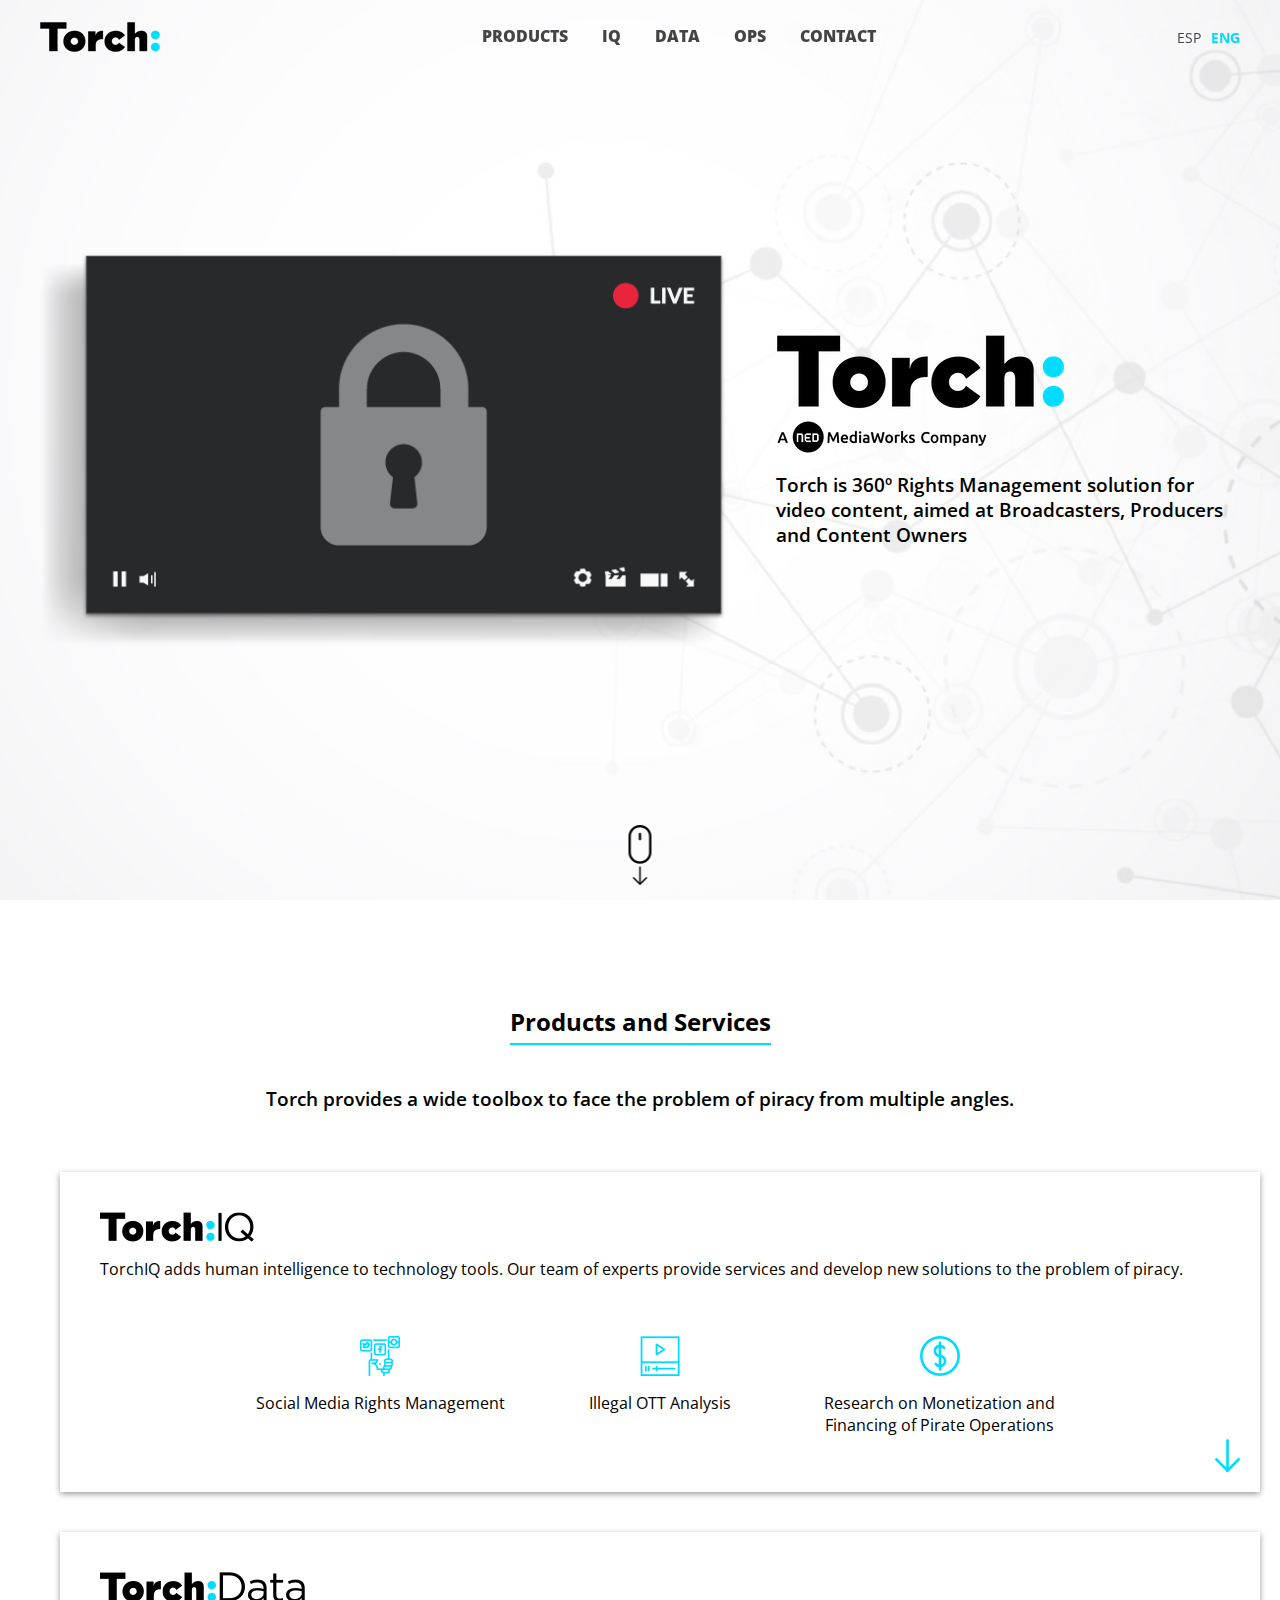
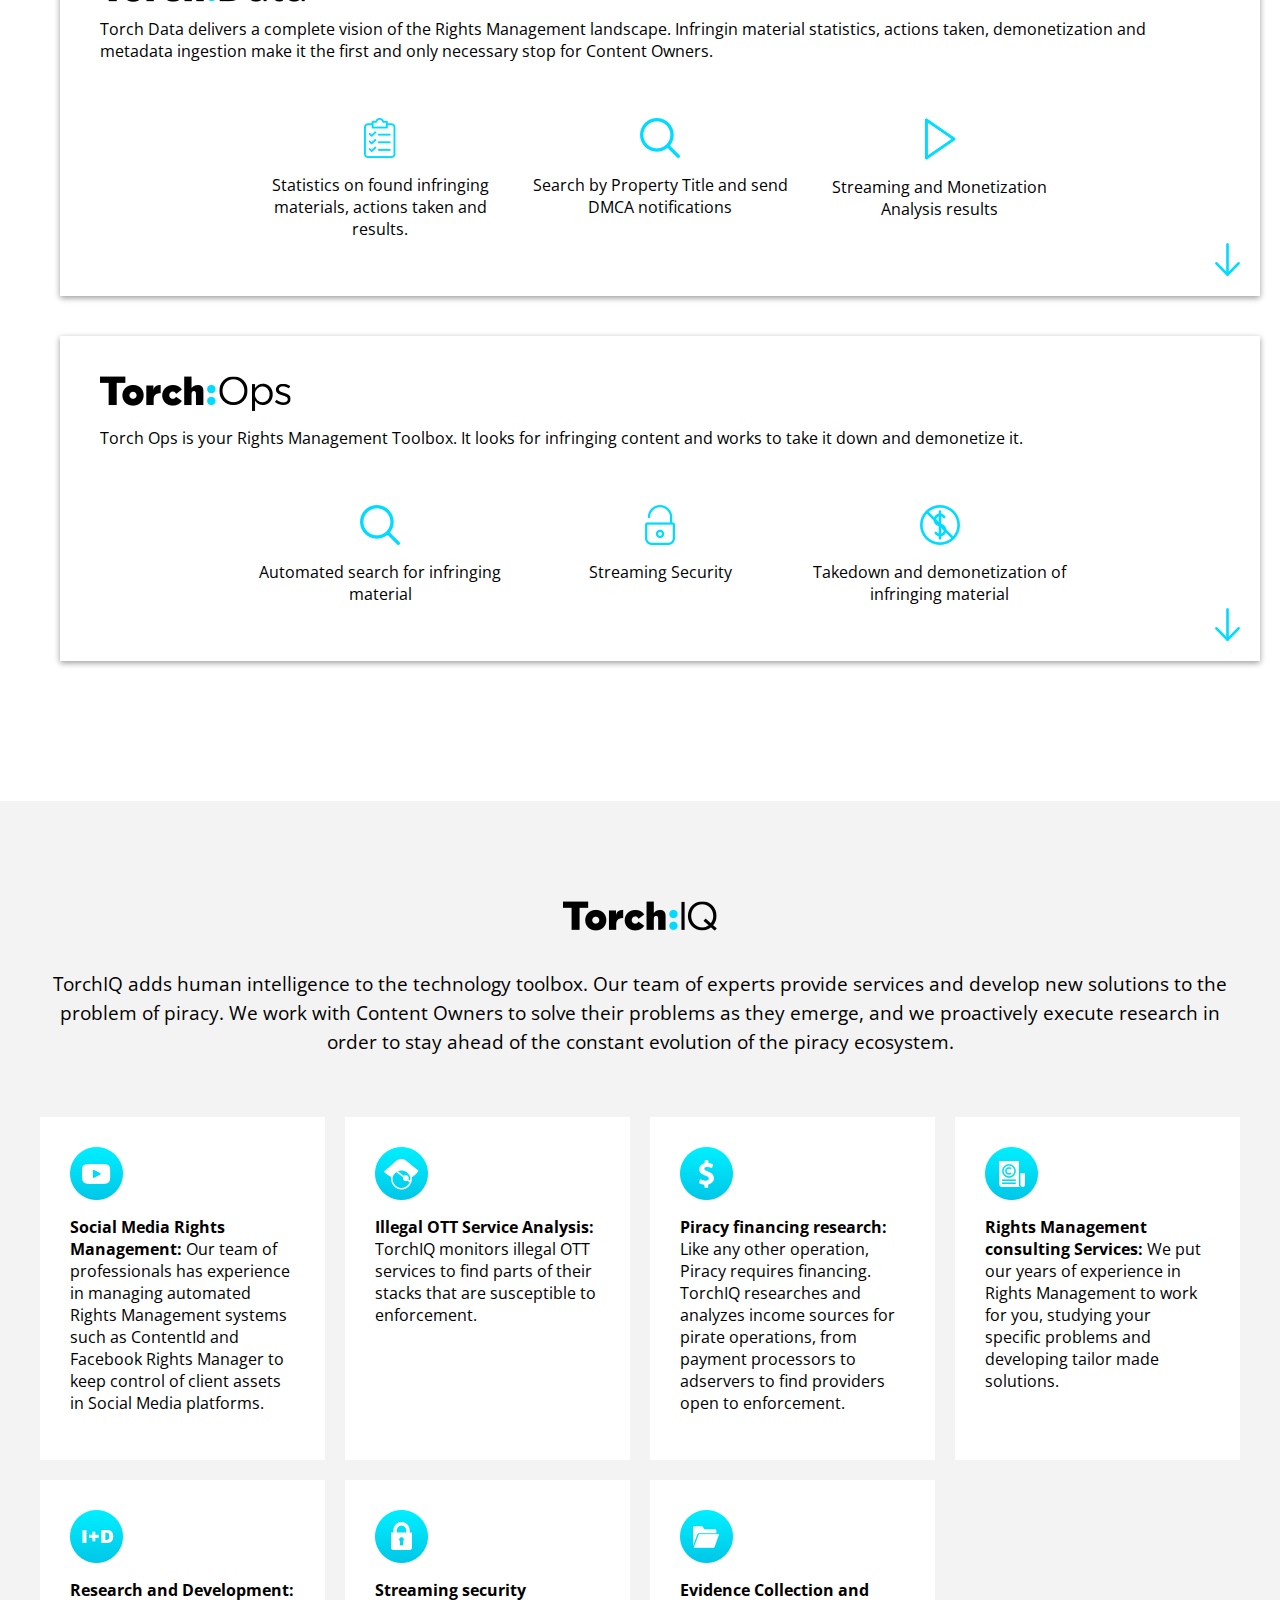
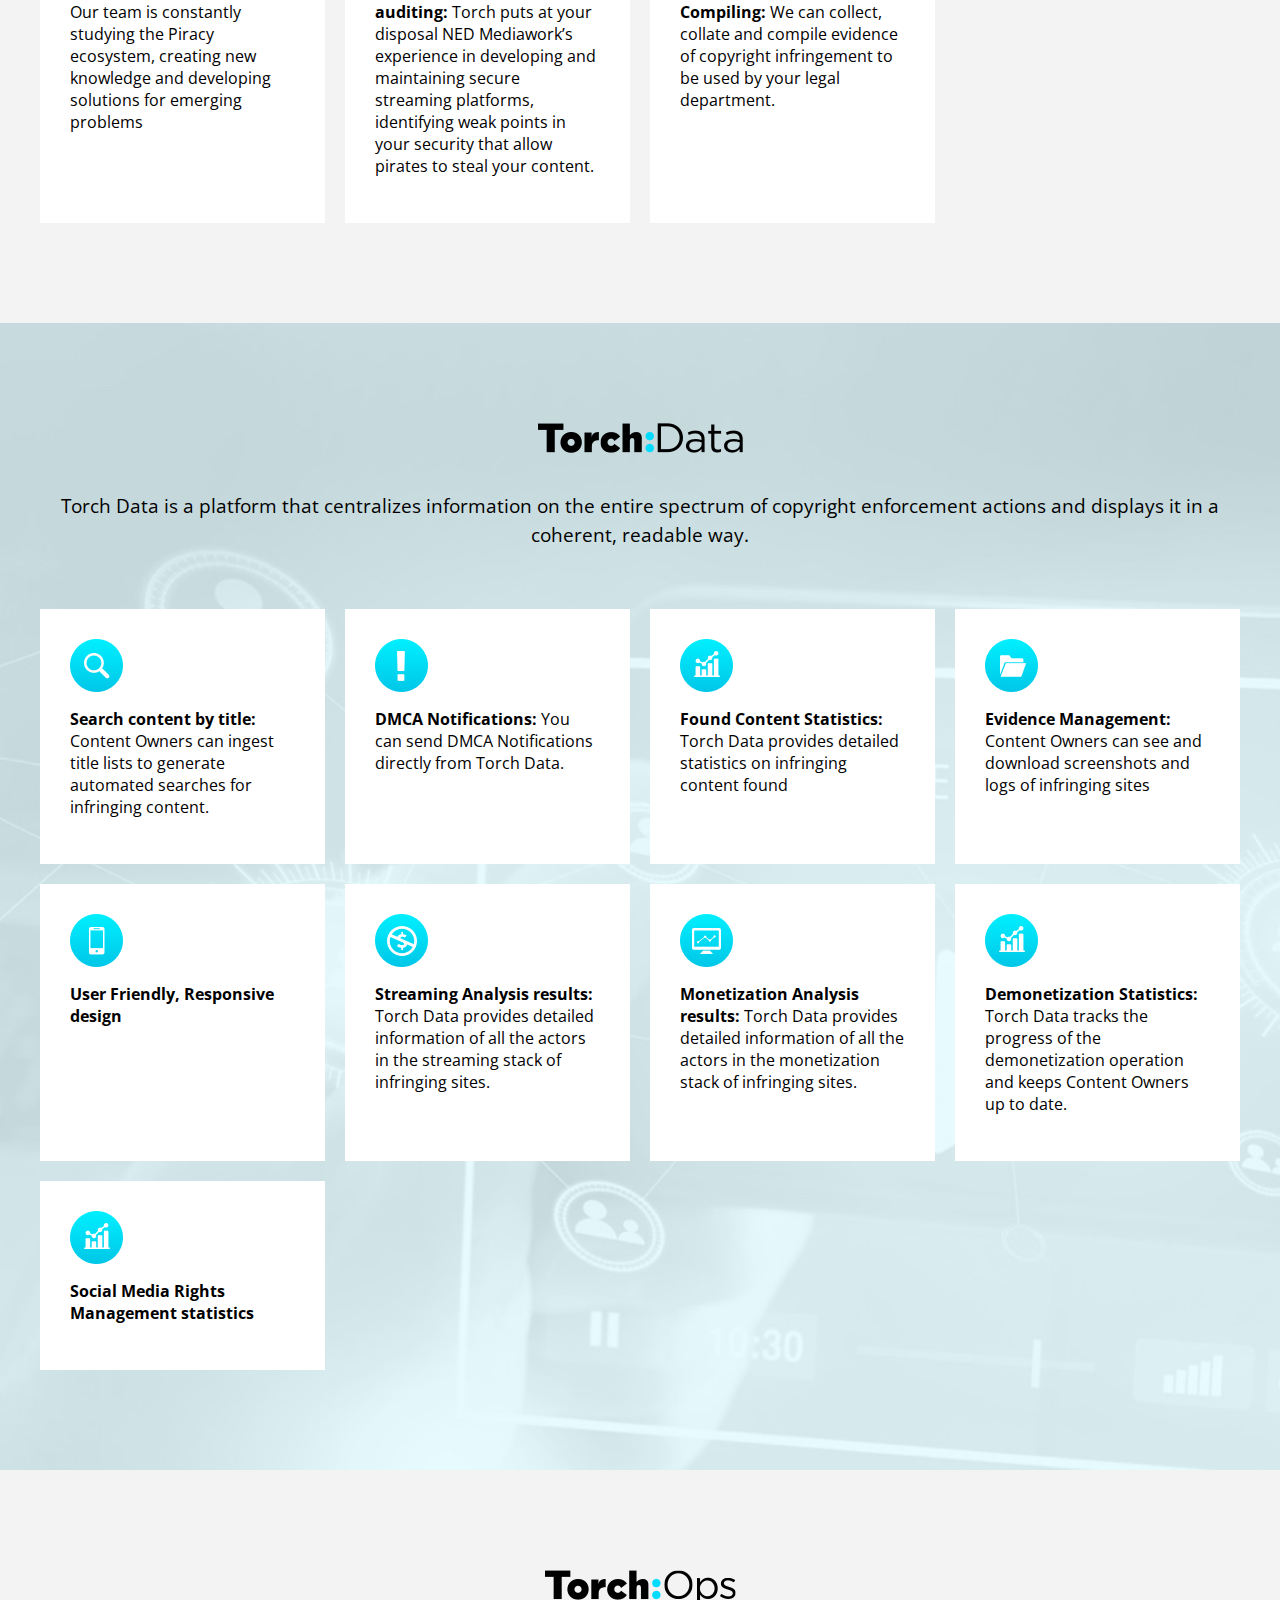
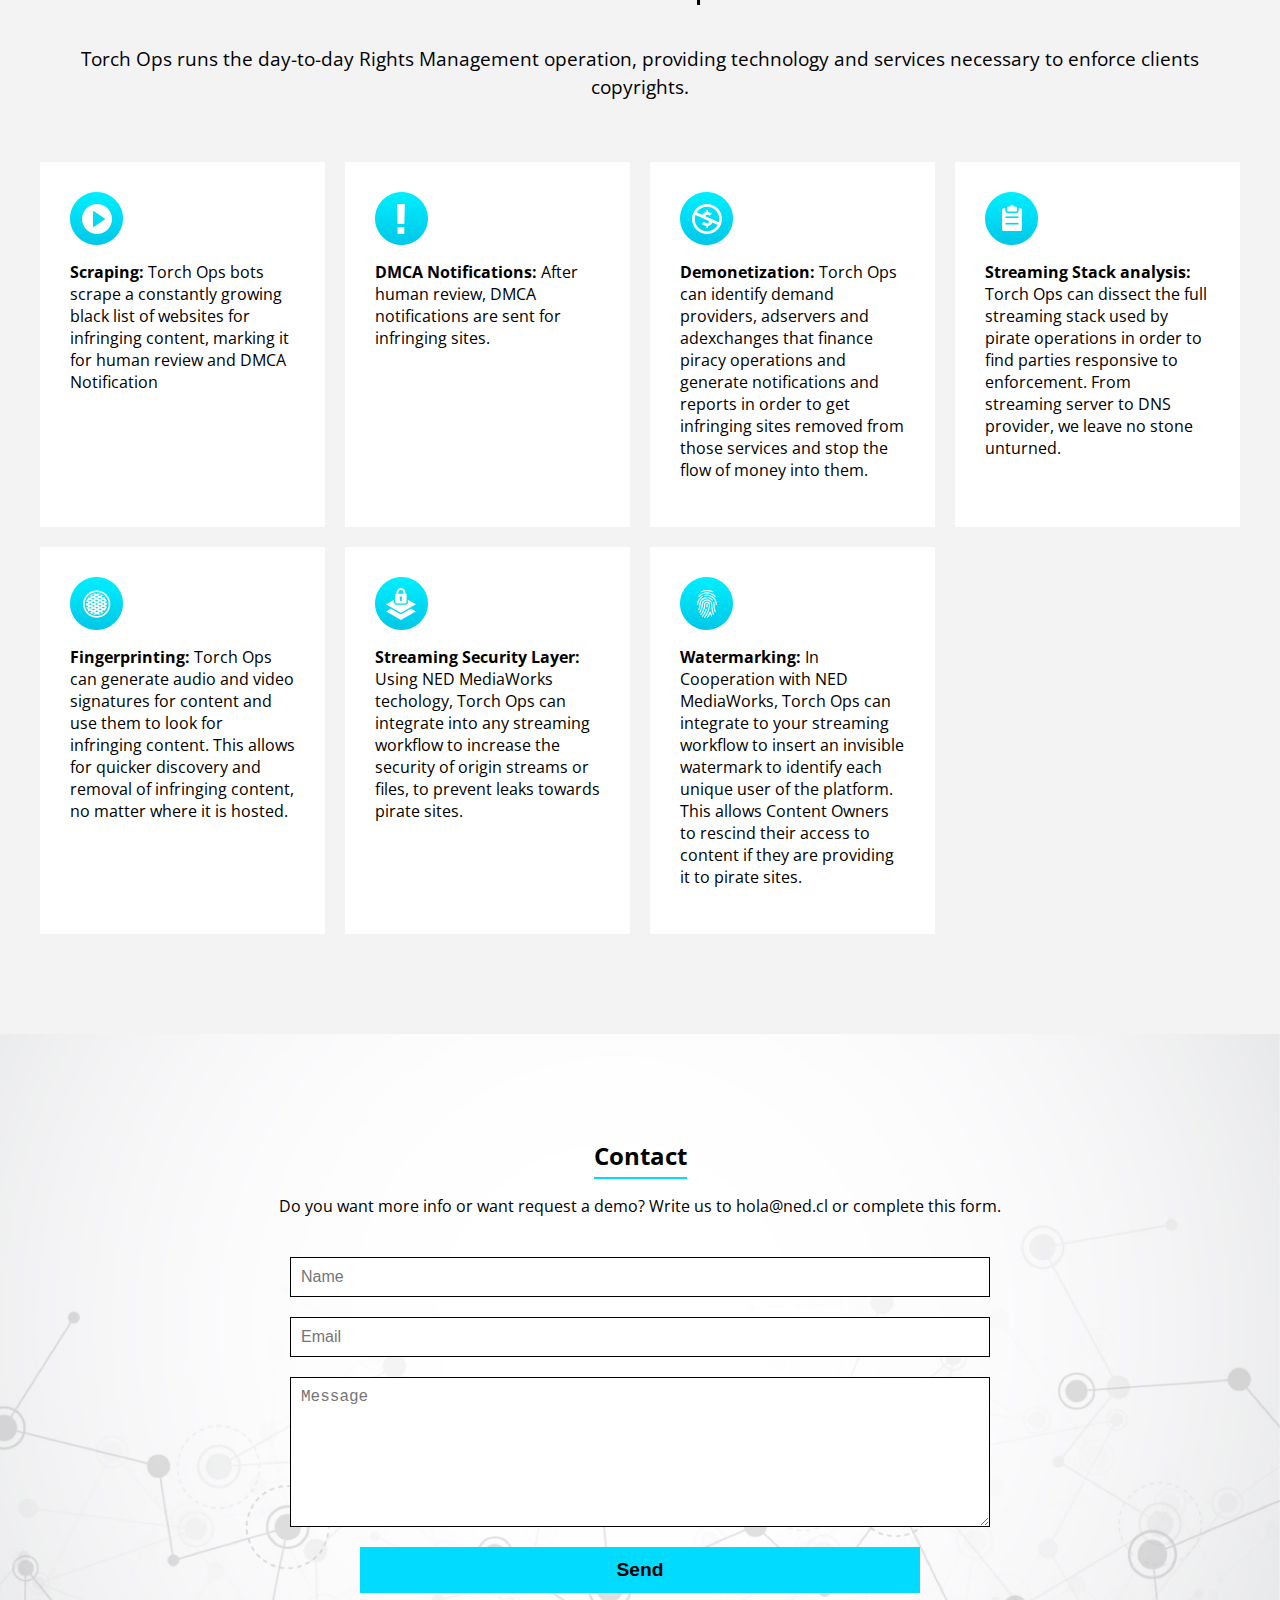
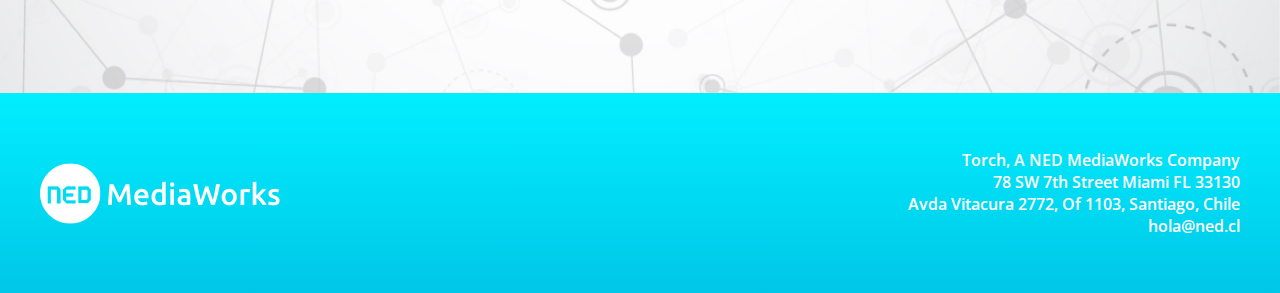
<file: index.html>
<!DOCTYPE html>
<html lang="en">
<head>
  <meta charset="UTF-8">
  <meta name="viewport" content="width=device-width, initial-scale=1.0">
  <meta http-equiv="X-UA-Compatible" content="ie=edge">
  <title>TORCH</title>
  <meta name="Description" content="Torch es una solución 360º de Gestión de Derechos para contenido de video digital orientado a Broadcasters, Productores y Dueños de Contenido. ">
  <link href="https://fonts.googleapis.com/css?family=Open+Sans:300,400,600,700,800" rel="stylesheet">
  <link rel="stylesheet" href="assets/css/style.css" />

  <!-- Global site tag (gtag.js) - Google Analytics -->
  <script async src="https://www.googletagmanager.com/gtag/js?id=UA-133323738-1"></script>
  <script async>
    window.dataLayer = window.dataLayer || [];
    function gtag(){dataLayer.push(arguments);}
    gtag('js', new Date());

    gtag('config', 'UA-133323738-1');
  </script>

</head>
<body>
  <header>
    <div class="container">
      <a href="#intro" class="logo">
        <img src="assets/img/logo-final.png" alt="Torch">
      </a>
      <button id="mobilemenu">&#9776;</button>
      <nav>
        <ul class="menu">
          <li><a href="#products">Products</a></li>
          <li><a href="#torch-iq">IQ</a></li>
          <li><a href="#torch-data">DATA</a></li>
          <li><a href="#torch-ops">OPS</a></li>
          <li><a href="#contact">Contact</a></li>
        </ul>        
      </nav>
      <nav>
        <ul class="lang">
          <li><a href="esp.html">ESP</a></li>
          <li><a class="current" href="index.html">ENG</a></li>
        </ul>
      </nav>
    </div>
  </header>

  <main>
    <section class="intro" id="intro">
      <div class="container">
        <div class="content">
            <div class="col">
              <img src="assets/img/intro-video.png" alt="">
            </div>
            <div class="col">
              <div class="data">
                <img src="assets/img/logo-intro-en.png" alt="NED">
                <h3 class="intro">Torch is 360º Rights Management solution for video content, aimed at Broadcasters, Producers and Content Owners</h3>
              </div>
            </div>
        </div>
        <a href="#products" class="scroll">
          <img src="assets/img/ico-scroll.png" alt="Scroll">
        </a>
      </div>
    </section>
    
    <section class="products" id="products">
      <div class="container">
        <h2 class="title">Products and Services</h2>
        <div class="block-intro">
          <p>Torch provides a wide toolbox to face the problem of piracy from multiple angles.</p>
        </div>
        <div class="items-list">
          <div class="item">
            <div class="top">
              <img src="assets/img/logo-torch-iq.png" alt="">
              <p>TorchIQ  adds human intelligence to technology tools. Our team of experts provide services and develop new solutions to the problem of piracy.</p>
            </div>
            <div class="bottom">
              <div class="item">
                <img src="assets/img/ico-iq-01.png">
                <h3>Social Media Rights Management</h3>
              </div>

              <div class="item">
                <img src="assets/img/ico-iq-02.png">
                <h3>Illegal OTT Analysis</h3>
              </div>

              <div class="item">
                <img src="assets/img/ico-iq-03.png">
                <h3>Research on Monetization and Financing of Pirate Operations</h3>
              </div>
            </div>
            <a href="#torch-iq" class="arrow-down">
              <img src="assets/img/ico-arrow-down.png" alt="Down">
            </a>
          </div>

          <div class="item">
            <div class="top">
                <img src="assets/img/logo-torch-data.png" alt="">
              <p>Torch Data delivers a complete vision of the Rights Management landscape. Infringin material statistics, actions taken, demonetization and metadata ingestion make it the first and only necessary stop for Content Owners.</p>
            </div>
            <div class="bottom">
              <div class="item">
                <img src="assets/img/ico-data-01.png">
                <h3>Statistics on found infringing materials, actions taken and results.</h3>
              </div>

              <div class="item">
                <img src="assets/img/ico-data-02.png">
                <h3>Search by Property Title and send DMCA notifications</h3>
              </div>

                <div class="item">
                  <img src="assets/img/ico-data-03.png">
                  <h3>Streaming and Monetization Analysis results</h3>
                </div>
            </div>
            <a href="#torch-data" class="arrow-down">
              <img src="assets/img/ico-arrow-down.png" alt="Down">
            </a>
          </div>

          <div class="item">
            <div class="top">
                <img src="assets/img/logo-torch-ops.png" alt="">
              <p>Torch Ops is your Rights Management Toolbox. It looks for infringing content and works to take it down and demonetize it.</p>
            </div>
            <div class="bottom">
              <div class="item">
                <img src="assets/img/ico-ops-01.png">
                <h3>Automated search for infringing material</h3>
              </div>

              <div class="item">
                <img src="assets/img/ico-ops-02.png">
                <h3>Streaming Security</h3>
              </div>

                <div class="item">
                  <img src="assets/img/ico-ops-03.png">
                  <h3>Takedown and demonetization of infringing material</h3>
                </div>
            </div>
            <a href="#torch-ops" class="arrow-down">
              <img src="assets/img/ico-arrow-down.png" alt="Down">
            </a>
          </div>
        </div>
      </div>
    </section>

    <section class="torch-iq block-products" id="torch-iq">
      <div class="container">
        <div class="top">
          <img src="assets/img/logo-torch-iq.png" alt="Torch IQ">
          <p>TorchIQ adds human intelligence to the technology toolbox. Our team of experts provide services and develop new solutions to the problem of piracy. We work with Content Owners to solve their problems as they emerge, and we proactively execute research in order to stay ahead of the constant evolution of the piracy ecosystem.</p>
        </div>
        <div class="bottom items-list">
          <div class="item">
            <img src="assets/img/circle-iq-01.png">
            <p><strong>Social Media Rights Management:</strong> Our team of professionals has experience in managing automated Rights Management systems such as ContentId and Facebook Rights Manager to keep control of client assets in Social Media platforms.</p>
          </div>
          <div class="item">
            <img src="assets/img/circle-iq-02.png">
            <p><strong>Illegal OTT Service Analysis:</strong> TorchIQ monitors illegal OTT services to find parts of their stacks that are susceptible to enforcement.</p>
          </div>
          <div class="item">
            <img src="assets/img/circle-iq-03.png">
            <p><strong>Piracy financing research:</strong> Like any other operation, Piracy requires financing. TorchIQ researches and analyzes income sources for pirate operations, from payment processors to adservers to find providers open to enforcement.</p>
          </div>
          <div class="item">
            <img src="assets/img/circle-iq-04.png">
            <p><strong>Rights Management consulting Services:</strong> We put our years of experience in Rights Management to work for you, studying your specific problems and developing tailor made solutions.</p>
          </div>
          <div class="item">
            <img src="assets/img/circle-iq-05.png">
            <p><strong>Research and Development:</strong> Our team is constantly studying the Piracy ecosystem, creating new knowledge and developing solutions for emerging problems </p>
          </div>
          <div class="item">
            <img src="assets/img/circle-iq-06.png">
            <p><strong>Streaming security auditing:</strong> Torch puts at your disposal NED Mediawork’s experience in developing and maintaining secure streaming platforms, identifying weak points in your security that allow pirates to steal your content.</p>
          </div>
          <div class="item">
            <img src="assets/img/circle-iq-07.png">
            <p><strong>Evidence Collection and Compiling:</strong> We can collect, collate and compile evidence of copyright infringement to be used by your legal department.</p>
          </div>
        </div>
      </div>
    </section>

    <section class="torch-data block-products" id="torch-data">
      <div class="container">
        <div class="top">
          <img src="assets/img/logo-torch-data.png" alt="Torch Data">
          <p>Torch Data is a platform that centralizes information on the entire spectrum of copyright enforcement actions and displays it in a coherent, readable way.</p>
        </div>
        <div class="bottom items-list">
          <div class="item">
            <img src="assets/img/circle-data-01.png" alt="">
            <p><strong>Search content by title:</strong> Content Owners can ingest title lists to generate automated searches for infringing content.</p>
          </div>
          <div class="item">
            <img src="assets/img/circle-data-02.png" alt="">
            <p><strong>DMCA Notifications:</strong> You can send DMCA Notifications directly from Torch Data. </p>
          </div>
          <div class="item">
            <img src="assets/img/circle-data-03.png" alt="">
            <p><strong>Found Content Statistics:</strong> Torch Data provides detailed statistics on infringing content found</p>
          </div>
          <div class="item">
            <img src="assets/img/circle-data-04.png" alt="">
            <p><strong>Evidence Management:</strong> Content Owners  can see and download screenshots and logs of infringing sites</p>
          </div>
          <div class="item">
            <img src="assets/img/circle-data-05.png" alt="">
            <p><strong>User Friendly, Responsive design </strong></p>
          </div>
          <div class="item">
            <img src="assets/img/circle-data-06.png" alt="">
            <p><strong>Streaming Analysis results:</strong> Torch Data provides detailed information of all the actors in the streaming stack of infringing sites.</p>
          </div>
          <div class="item">
            <img src="assets/img/circle-data-07.png" alt="">
            <p><strong>Monetization Analysis results:</strong> Torch Data provides detailed information of all the actors in the monetization stack of infringing sites.</p>
          </div>
          <div class="item">
            <img src="assets/img/circle-data-08.png" alt="">
            <p><strong>Demonetization Statistics:</strong> Torch Data tracks the progress of the demonetization operation and keeps Content Owners up to date.</p>
          </div>
          <div class="item">
            <img src="assets/img/circle-data-09.png" alt="">
            <p><strong>Social Media Rights Management statistics</strong></p>
          </div>
        </div>
      </div>
    </section>

    <section class="torch-ops block-products" id="torch-ops">
      <div class="container">
        <div class="top">
          <img src="assets/img/logo-torch-ops.png" alt="Torch Ops">
          <p>Torch Ops runs the day-to-day Rights Management operation, providing technology and services necessary to enforce clients copyrights.</p>
        </div>
        <div class="bottom items-list">
          <div class="item">
            <img src="assets/img/circle-ops-01.png" alt="">
            <p><strong>Scraping:</strong> Torch Ops bots scrape a constantly growing black list of websites for infringing content, marking it for human review and DMCA Notification</p>
          </div>
          <div class="item">
            <img src="assets/img/circle-ops-02.png" alt="">
            <p><strong>DMCA Notifications:</strong> After human review, DMCA notifications are sent for infringing sites.</p>
          </div>
          <div class="item">
            <img src="assets/img/circle-ops-03.png" alt="">
            <p><strong>Demonetization:</strong> Torch Ops can identify demand providers, adservers and adexchanges that finance piracy operations and generate notifications and reports in order to get infringing sites removed from those services and stop the flow of money into them.</p>
          </div>
          <div class="item">
            <img src="assets/img/circle-ops-04.png" alt="">
            <p><strong>Streaming Stack analysis:</strong> Torch Ops can dissect the full streaming stack used by pirate operations in order to find parties responsive to enforcement. From streaming server to DNS provider, we leave no stone unturned.</p>
          </div>
          <div class="item">
            <img src="assets/img/circle-ops-05.png" alt="">
            <p><strong>Fingerprinting:</strong> Torch Ops can generate audio and video signatures for content and use them to look for infringing content. This allows for quicker discovery and removal of infringing content, no matter where it is hosted.</p>
          </div>
          <div class="item">
            <img src="assets/img/circle-ops-06.png" alt="">
            <p><strong>Streaming Security Layer:</strong> Using NED MediaWorks techology, Torch Ops can integrate into any streaming workflow to increase the security of origin streams or files, to prevent leaks towards pirate sites.</p>
          </div>
          <div class="item">
            <img src="assets/img/circle-ops-07.png" alt="">
            <p><strong>Watermarking:</strong> In Cooperation with NED MediaWorks, Torch Ops can integrate to your streaming workflow to insert an invisible watermark to identify each unique user of the platform. This allows Content Owners to rescind their access to content if they are providing it to pirate sites.</p>
          </div>
        </div>
      </div>
    </section>

    <section class="contacto" id="contact">
      <div class="container">
        <h2 class="title">Contact</h2>
        <div class="data">
          <p>Do you want more info or want request a demo? Write us to hola@ned.cl or complete this form.</p>
        </div>
        <div class="form">
          <form method="POST" action="http://formspree.io/hola@ned.cl">
            <input type="hidden" name="_next" value="//torchdata.io/gracias.html" />
            <input type="name" name="name" placeholder="Name">
            <input type="email" name="email" placeholder="Email">
            <textarea name="message" placeholder="Message"></textarea>
            <button class="submit" type="submit">Send</button>
          </form>
        </div>
      </div>
    </section>
  </main>

  <footer>
    <div class="container">
      <div class="col">
          <img src="assets/img/logo-footer.png" alt="NED">
      </div>
      <div class="col">
        <p>Torch, A NED MediaWorks Company<br>
          78 SW 7th Street Miami FL 33130<br>
          Avda Vitacura 2772, Of 1103, Santiago, Chile<br>
          <a href="mailto:hola@ned.cl" target="_blank">hola@ned.cl</a>
          </p>
      </div>
    </div>
  </footer>

  <script src="https://code.jquery.com/jquery-2.2.4.min.js" integrity="sha256-BbhdlvQf/xTY9gja0Dq3HiwQF8LaCRTXxZKRutelT44=" crossorigin="anonymous"></script>
  <script src="assets/js/main.js" type="text/javascript" charset="utf-8"></script>
</body>
</html>
</file>
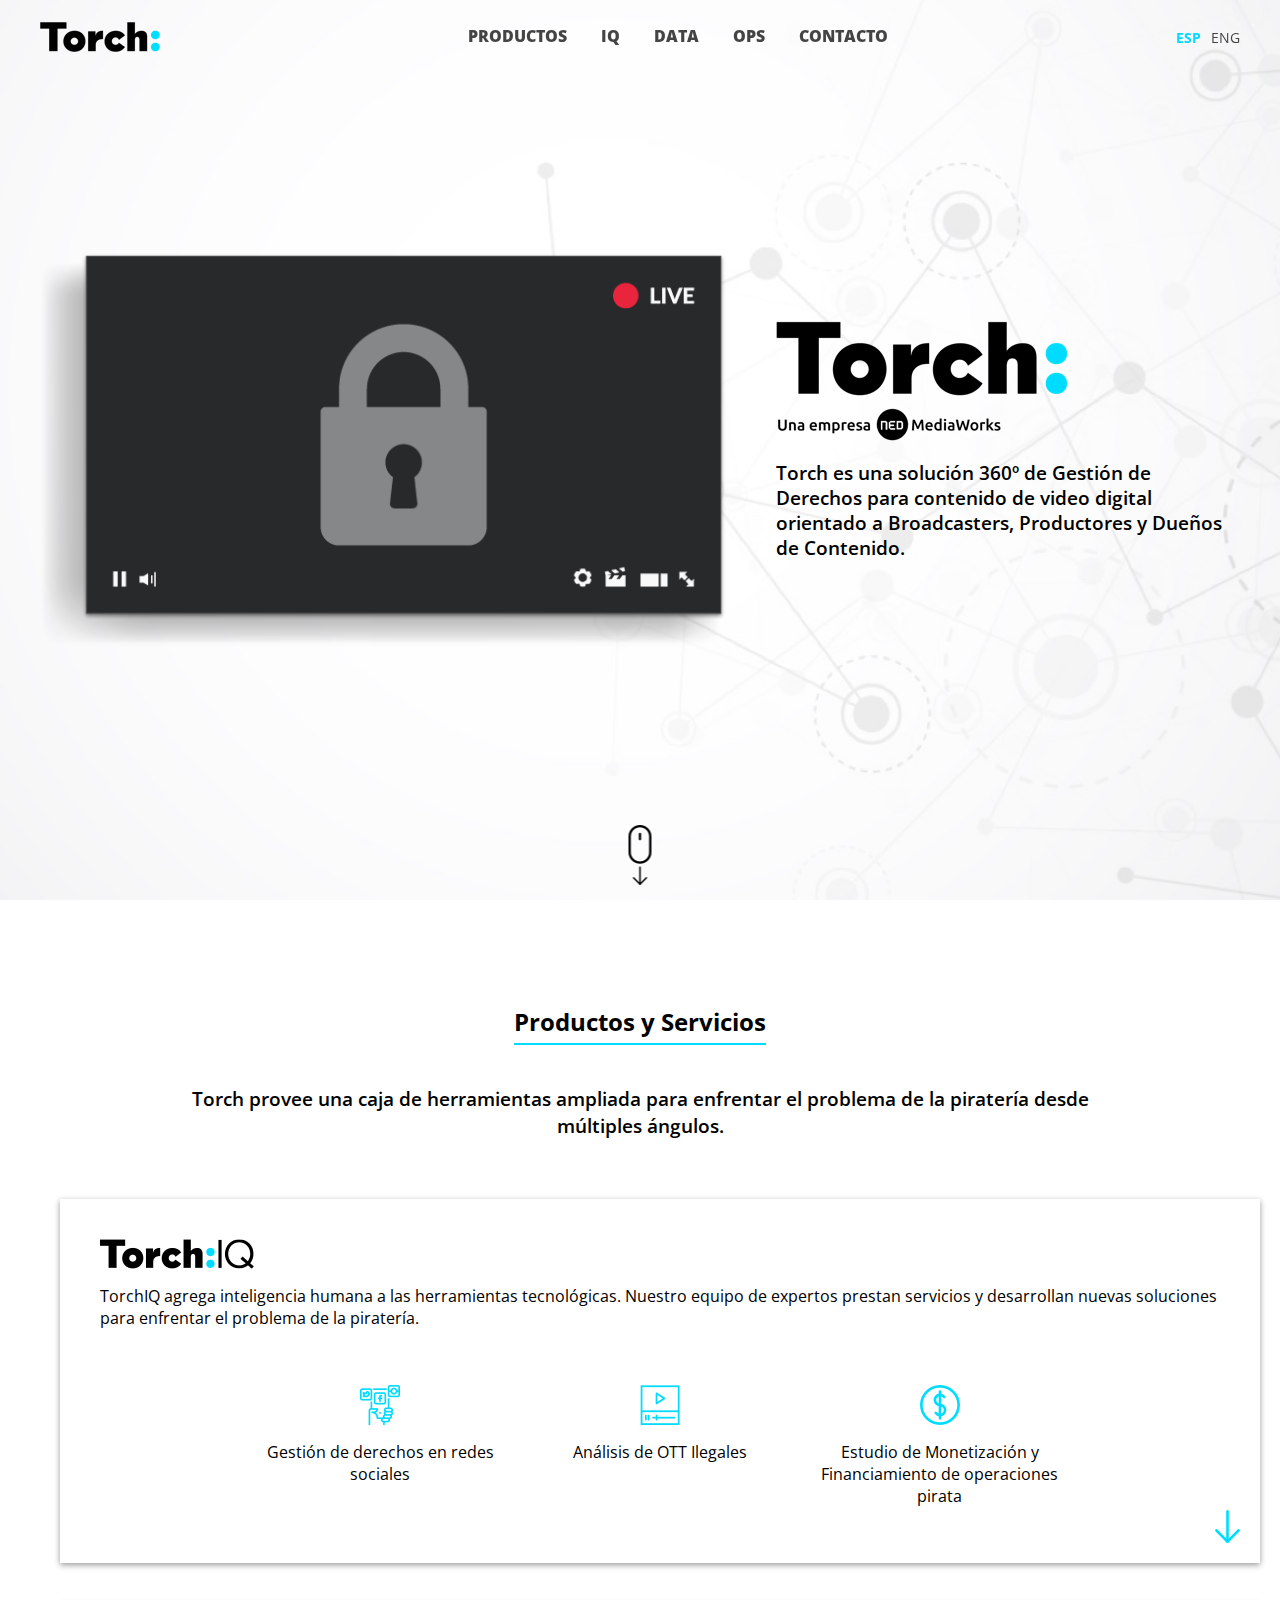
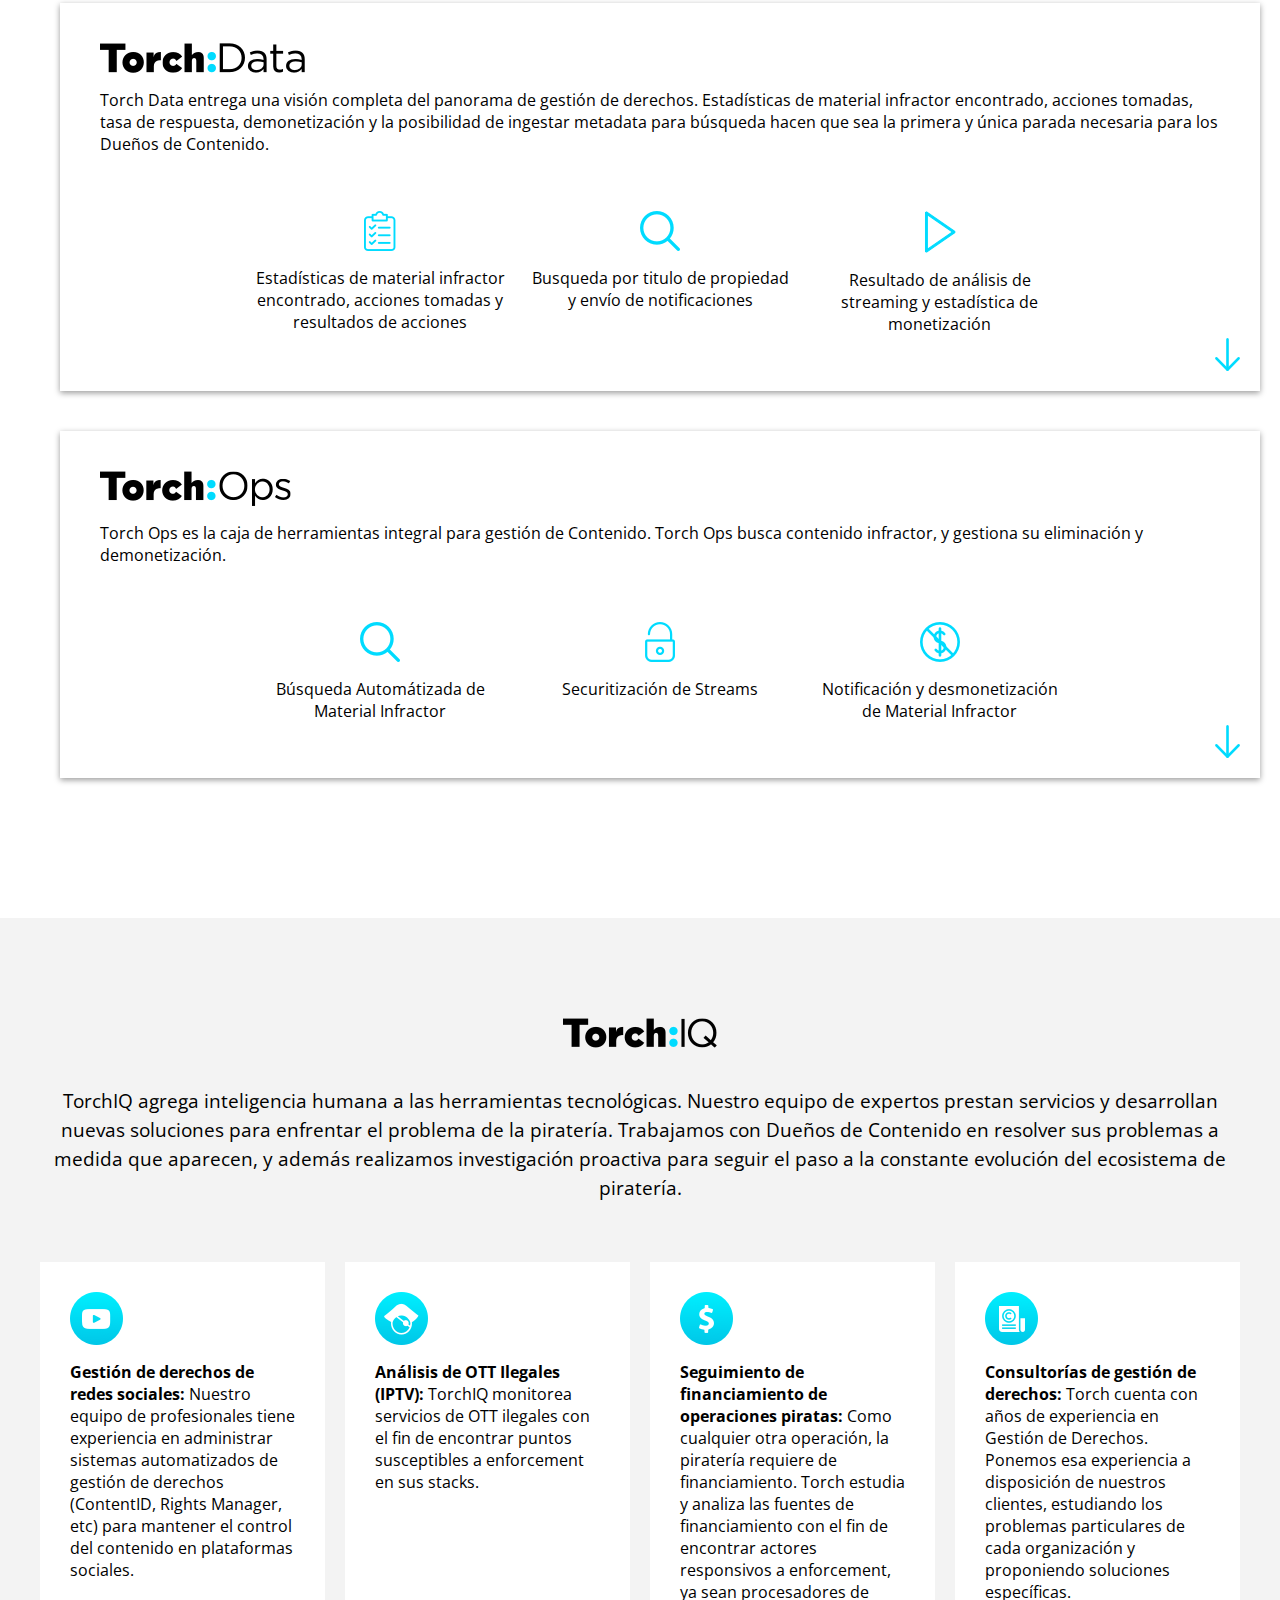
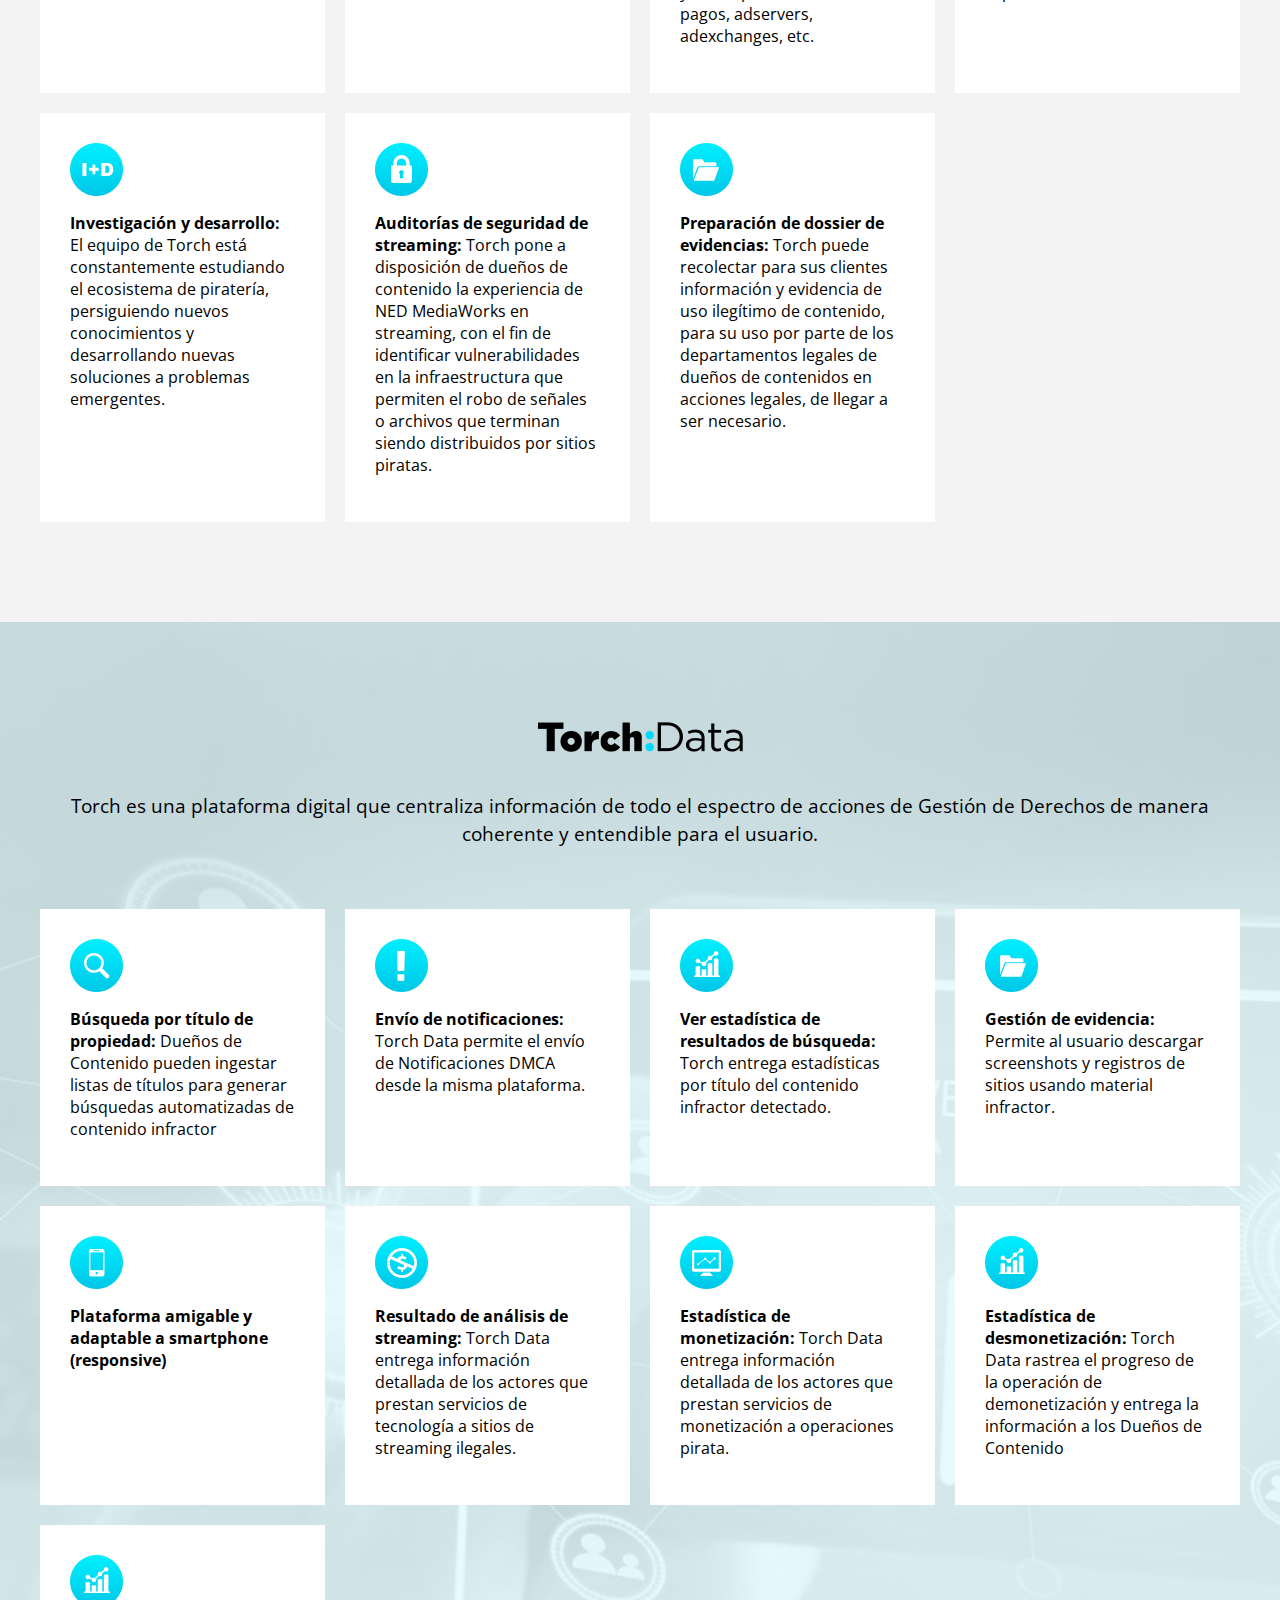
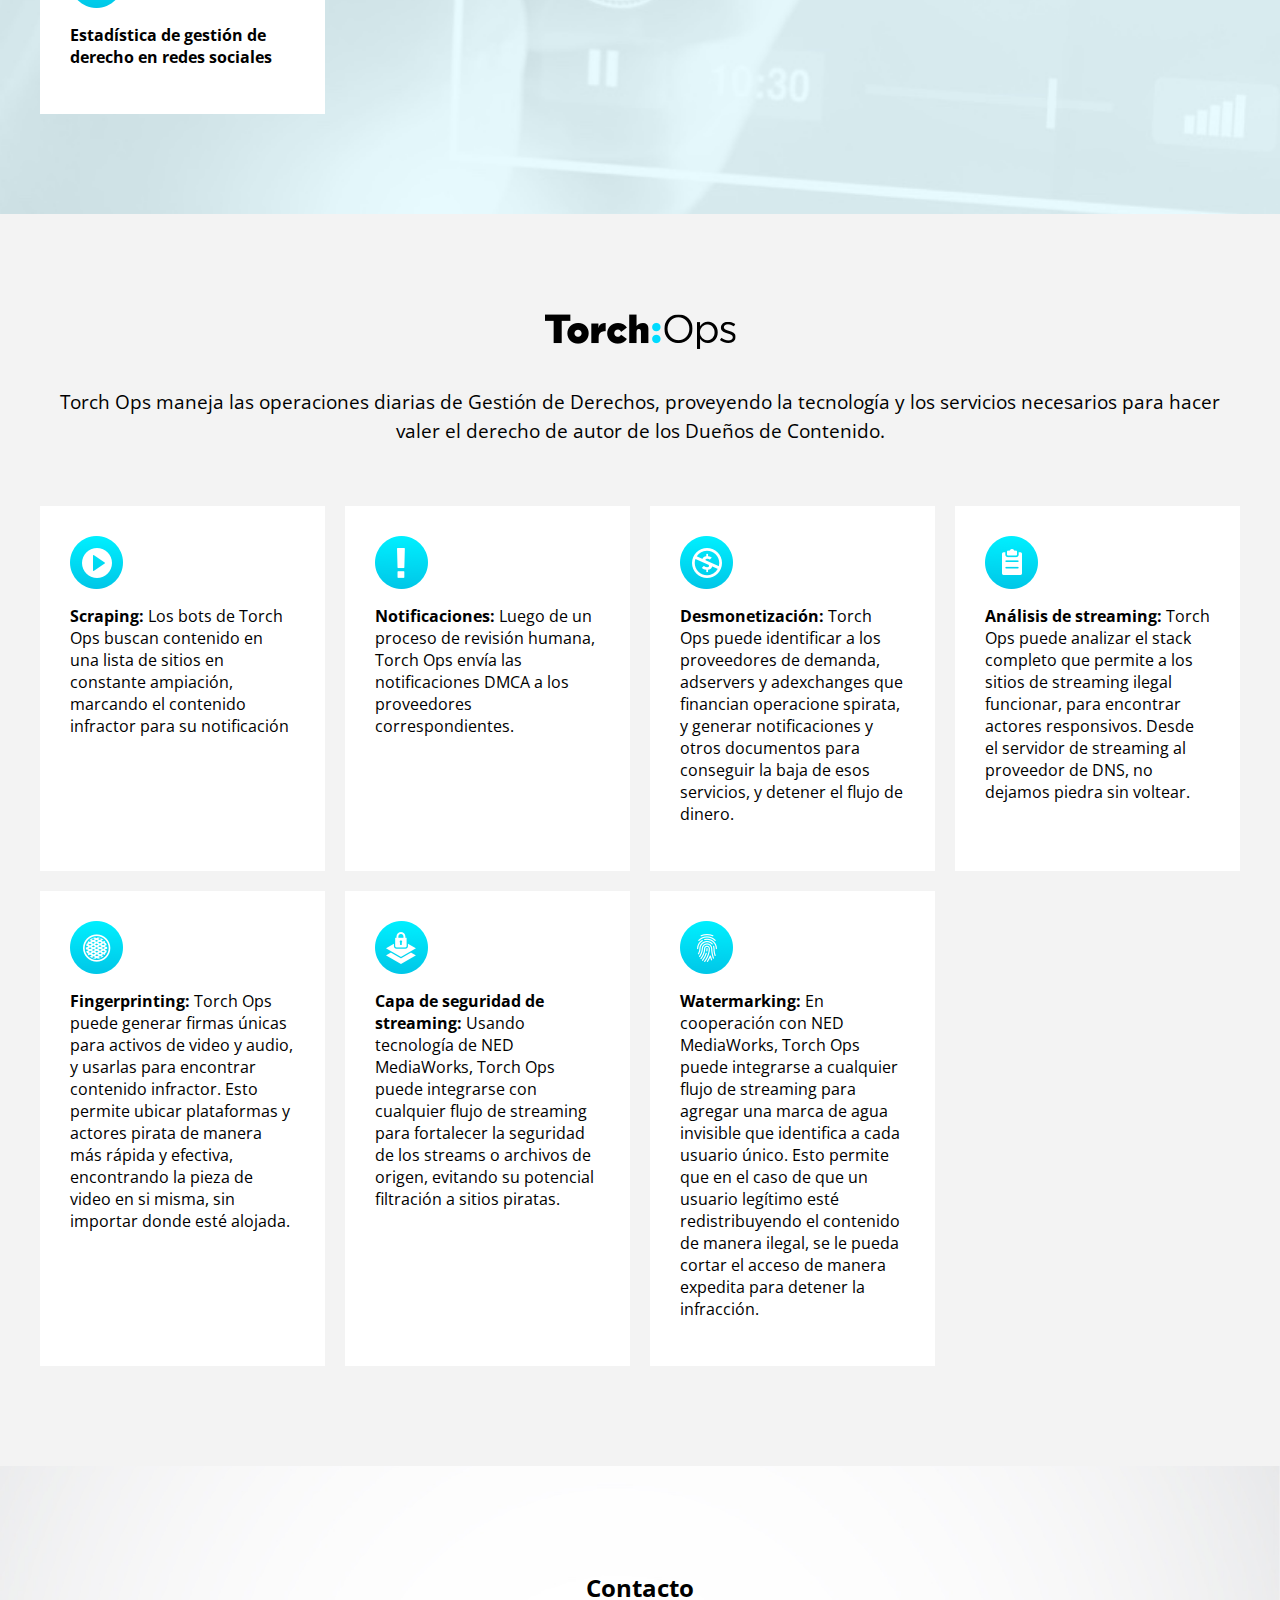
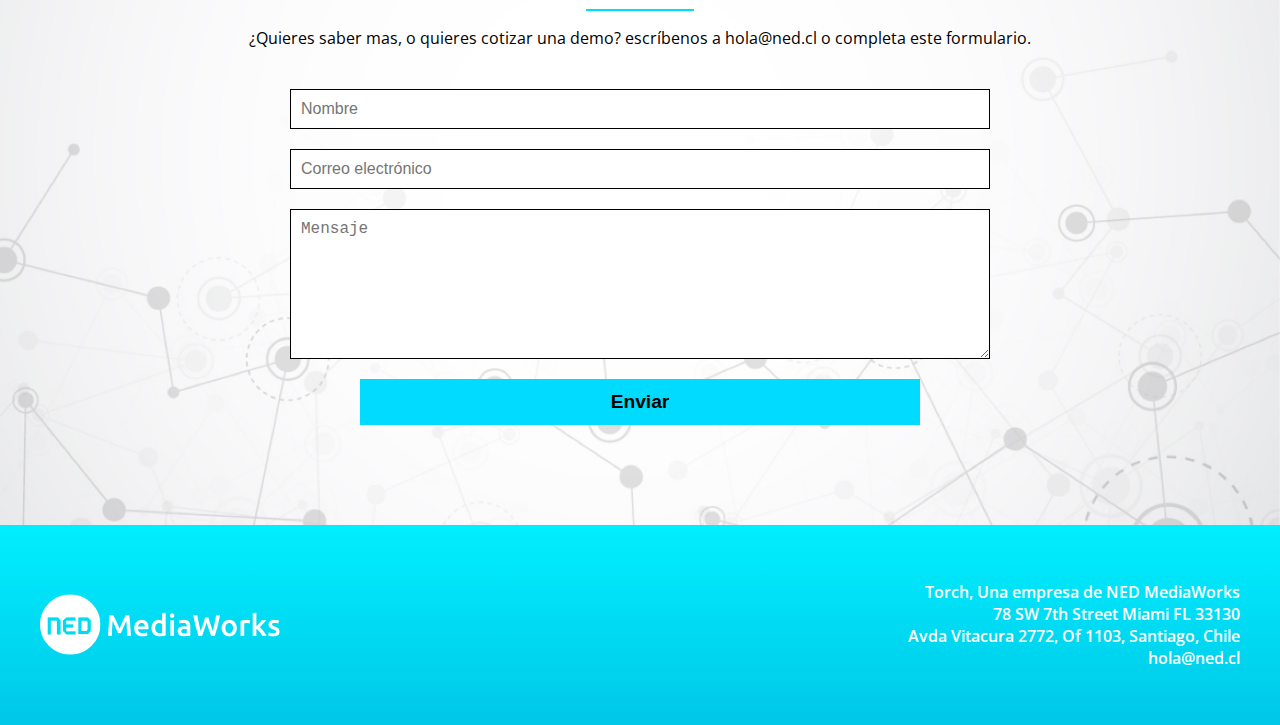
<file: esp.html>
<!DOCTYPE html>
<html lang="en">
<head>
  <meta charset="UTF-8">
  <meta name="viewport" content="width=device-width, initial-scale=1.0">
  <meta http-equiv="X-UA-Compatible" content="ie=edge">
  <title>TORCH</title>
  <meta name="Description" content="Torch es una solución 360º de Gestión de Derechos para contenido de video digital orientado a Broadcasters, Productores y Dueños de Contenido. ">
  <link href="https://fonts.googleapis.com/css?family=Open+Sans:300,400,600,700,800" rel="stylesheet">
  <link rel="stylesheet" href="assets/css/style.css" />

  <!-- Global site tag (gtag.js) - Google Analytics -->
  <script async src="https://www.googletagmanager.com/gtag/js?id=UA-133323738-1"></script>
  <script async>
    window.dataLayer = window.dataLayer || [];
    function gtag(){dataLayer.push(arguments);}
    gtag('js', new Date());

    gtag('config', 'UA-133323738-1');
  </script>

</head>
<body>
  <header>
    <div class="container">
      <a href="#intro" class="logo">
        <img src="assets/img/logo-final.png" alt="Torch">
      </a>
      <button id="mobilemenu">&#9776;</button>
      <nav>
        <ul class="menu">
          <li><a href="#products">Productos</a></li>
          <li><a href="#torch-iq">IQ</a></li>
          <li><a href="#torch-data">DATA</a></li>
          <li><a href="#torch-ops">OPS</a></li>
          <li><a href="#contact">Contacto</a></li>
        </ul>        
      </nav>
      <nav>
        <ul class="lang">
          <li><a class="current" href="esp.html">ESP</a></li>
          <li><a href="index.html">ENG</a></li>
        </ul>
      </nav>
    </div>
  </header>

  <main>
    <section class="intro" id="intro">
      <div class="container">
        <div class="content">
            <div class="col">
              <img src="assets/img/intro-video.png" alt="">
            </div>
            <div class="col">
              <div class="data">
                <img src="assets/img/logo-intro.png" alt="">
                <h3 class="intro">Torch es una solución 360º de Gestión de Derechos para contenido de video digital orientado a Broadcasters, Productores y Dueños de Contenido. 
                </h3>
              </div>
            </div>
        </div>
        <a href="#products" class="scroll">
          <img src="assets/img/ico-scroll.png" alt="Scroll">
        </a>
      </div>
    </section>
    
    <section class="products" id="products">
      <div class="container">
        <h2 class="title">Productos y Servicios</h2>
        <div class="block-intro">
          <p>Torch provee una caja de herramientas ampliada para enfrentar el problema de la piratería desde múltiples ángulos.</p>
        </div>
        <div class="items-list">
          <div class="item">
            <div class="top">
              <img src="assets/img/logo-torch-iq.png" alt="">
              <p>TorchIQ agrega inteligencia humana a las herramientas tecnológicas. Nuestro equipo de expertos prestan servicios y desarrollan nuevas soluciones para enfrentar el problema de la piratería.</p>
            </div>
            <div class="bottom">
              <div class="item">
                <img src="assets/img/ico-iq-01.png">
                <h3>Gestión de derechos en redes sociales</h3>
              </div>

              <div class="item">
                <img src="assets/img/ico-iq-02.png">
                <h3>Análisis de OTT Ilegales</h3>
              </div>

              <div class="item">
                <img src="assets/img/ico-iq-03.png">
                <h3>Estudio de Monetización y Financiamiento de operaciones pirata </h3>
              </div>
            </div>
            <a href="#torch-iq" class="arrow-down">
              <img src="assets/img/ico-arrow-down.png" alt="Down">
            </a>
          </div>

          <div class="item">
            <div class="top">
                <img src="assets/img/logo-torch-data.png" alt="">
              <p>Torch Data entrega una visión completa del panorama de gestión de derechos. Estadísticas de material infractor encontrado,  acciones tomadas, tasa de respuesta, demonetización y la posibilidad de ingestar metadata para búsqueda hacen que sea la primera y única parada necesaria para los Dueños de Contenido.</p>
            </div>
            <div class="bottom">
              <div class="item">
                <img src="assets/img/ico-data-01.png">
                <h3>Estadísticas de material infractor encontrado, acciones tomadas y resultados de acciones</h3>
              </div>

              <div class="item">
                <img src="assets/img/ico-data-02.png">
                <h3>Busqueda por titulo de propiedad y envío de notificaciones</h3>
              </div>

                <div class="item">
                  <img src="assets/img/ico-data-03.png">
                  <h3>Resultado de análisis de streaming y estadística de monetización</h3>
                </div>
            </div>
            <a href="#torch-data" class="arrow-down">
              <img src="assets/img/ico-arrow-down.png" alt="Down">
            </a>
          </div>

          <div class="item">
            <div class="top">
                <img src="assets/img/logo-torch-ops.png" alt="">
              <p>Torch Ops es la caja de herramientas integral para gestión de Contenido. Torch Ops busca contenido infractor, y gestiona su eliminación y demonetización.</p>
            </div>
            <div class="bottom">
              <div class="item">
                <img src="assets/img/ico-ops-01.png">
                <h3>Búsqueda Automátizada de Material Infractor</h3>
              </div>

              <div class="item">
                <img src="assets/img/ico-ops-02.png">
                <h3>Securitización de Streams</h3>
              </div>

                <div class="item">
                  <img src="assets/img/ico-ops-03.png">
                  <h3>Notificación y desmonetización de Material Infractor</h3>
                </div>
            </div>
            <a href="#torch-ops" class="arrow-down">
              <img src="assets/img/ico-arrow-down.png" alt="Down">
            </a>
          </div>
        </div>
      </div>
    </section>

    <section class="torch-iq block-products" id="torch-iq">
      <div class="container">
        <div class="top">
          <img src="assets/img/logo-torch-iq.png" alt="Torch IQ">
          <p>TorchIQ agrega inteligencia humana a las herramientas tecnológicas. Nuestro equipo de expertos prestan servicios y desarrollan nuevas soluciones para enfrentar el problema de la piratería. Trabajamos con Dueños de Contenido en resolver sus problemas a medida que aparecen, y además realizamos investigación proactiva para seguir el paso a la constante evolución del ecosistema de piratería.</p>
        </div>
        <div class="bottom items-list">
          <div class="item">
            <img src="assets/img/circle-iq-01.png">
            <p><strong>Gestión de derechos de redes sociales:</strong> Nuestro equipo de profesionales tiene experiencia  en administrar sistemas automatizados de gestión de derechos (ContentID, Rights Manager, etc) para mantener el control del contenido en plataformas sociales.</p>
          </div>
          <div class="item">
            <img src="assets/img/circle-iq-02.png">
            <p><strong>Análisis de OTT Ilegales (IPTV):</strong> TorchIQ monitorea servicios de OTT ilegales con el fin de encontrar puntos susceptibles a enforcement en sus stacks.</p>
          </div>
          <div class="item">
            <img src="assets/img/circle-iq-03.png">
            <p><strong>Seguimiento de financiamiento de operaciones piratas:</strong> Como cualquier otra operación, la piratería requiere de financiamiento. Torch estudia y analiza las fuentes de financiamiento con el fin de encontrar actores responsivos a enforcement, ya sean procesadores de pagos, adservers, adexchanges, etc.</p>
          </div>
          <div class="item">
            <img src="assets/img/circle-iq-04.png">
            <p><strong>Consultorías de gestión de derechos:</strong> Torch cuenta con años de experiencia en Gestión de Derechos. Ponemos esa experiencia a disposición de nuestros clientes, estudiando los problemas particulares de cada organización y proponiendo soluciones específicas.</p>
          </div>
          <div class="item">
              <img src="assets/img/circle-iq-05.png">
              <p><strong>Investigación y desarrollo:</strong> El equipo de Torch está constantemente estudiando el ecosistema de piratería, persiguiendo nuevos conocimientos y desarrollando nuevas soluciones a problemas emergentes.</p>
            </div>
            <div class="item">
              <img src="assets/img/circle-iq-06.png">
              <p><strong>Auditorías de seguridad de streaming:</strong> Torch pone a disposición de dueños de contenido la experiencia de NED MediaWorks en streaming, con el fin de identificar vulnerabilidades en la infraestructura que permiten el robo de señales o archivos que terminan siendo distribuidos por sitios piratas.</p>
            </div>
            <div class="item">
              <img src="assets/img/circle-iq-07.png">
              <p><strong>Preparación de dossier de evidencias:</strong> Torch puede recolectar para sus clientes información y evidencia de uso ilegítimo de contenido, para su uso por parte de los departamentos legales de dueños de contenidos en acciones legales, de llegar a ser necesario.</p>
            </div>            
        </div>
      </div>
    </section>

    <section class="torch-data block-products" id="torch-data">
      <div class="container">
        <div class="top">
          <img src="assets/img/logo-torch-data.png" alt="Torch Data">
          <p>Torch es una plataforma digital que centraliza información de todo el espectro de acciones de Gestión de Derechos de manera coherente y entendible para el usuario.</p>
        </div>
        <div class="bottom items-list">
          <div class="item">
            <img src="assets/img/circle-data-01.png" alt="">
            <p><strong>Búsqueda por título de propiedad:</strong> Dueños de Contenido pueden ingestar listas de títulos para generar búsquedas automatizadas de contenido infractor</p>
          </div>
          <div class="item">
            <img src="assets/img/circle-data-02.png" alt="">
            <p><strong>Envío de notificaciones:</strong> Torch Data permite el envío de Notificaciones DMCA desde la misma plataforma.</p>
          </div>
          <div class="item">
            <img src="assets/img/circle-data-03.png" alt="">
            <p><strong>Ver estadística de resultados de búsqueda:</strong> Torch entrega estadísticas por título del contenido infractor detectado.</p>
          </div>
          <div class="item">
            <img src="assets/img/circle-data-04.png" alt="">
            <p><strong>Gestión de evidencia:</strong> Permite al usuario descargar screenshots y registros de sitios usando material infractor.</p>
          </div>
          <div class="item">
            <img src="assets/img/circle-data-05.png" alt="">
            <p><strong>Plataforma amigable y adaptable a smartphone (responsive)</strong> </p>
          </div>
          <div class="item">
            <img src="assets/img/circle-data-06.png" alt="">
            <p><strong>Resultado de análisis de streaming:</strong> Torch Data entrega información detallada de los actores que prestan servicios de tecnología a sitios de streaming ilegales.</p>
          </div>
          <div class="item">
            <img src="assets/img/circle-data-07.png" alt="">
            <p><strong>Estadística de monetización:</strong> Torch Data entrega información detallada de los actores que prestan servicios de monetización a operaciones pirata.</p>
          </div>
          <div class="item">
            <img src="assets/img/circle-data-08.png" alt="">
            <p><strong>Estadística de desmonetización:</strong> Torch Data rastrea el progreso de la operación de demonetización y entrega la información a los Dueños de Contenido </p>
          </div>
          <div class="item">
            <img src="assets/img/circle-data-09.png" alt="">
            <p><strong>Estadística de gestión de derecho en redes sociales</strong></p>
          </div>          
        </div>
      </div>
    </section>

    <section class="torch-ops block-products" id="torch-ops">
      <div class="container">
        <div class="top">
          <img src="assets/img/logo-torch-ops.png" alt="Torch Ops">
          <p>Torch Ops maneja las operaciones diarias de Gestión de Derechos, proveyendo la tecnología y los servicios necesarios para hacer valer el derecho de autor de los Dueños de Contenido.</p>
        </div>
        <div class="bottom items-list">
          <div class="item">
            <img src="assets/img/circle-ops-01.png" alt="">
            <p><strong>Scraping:</strong> Los bots de Torch Ops buscan contenido en una lista de sitios en constante ampiación, marcando el contenido infractor para su notificación</p>
          </div>
          <div class="item">
            <img src="assets/img/circle-ops-02.png" alt="">
            <p><strong>Notificaciones:</strong> Luego de un proceso de revisión humana, Torch Ops envía las notificaciones DMCA a los proveedores correspondientes.</p>
          </div>
          <div class="item">
            <img src="assets/img/circle-ops-03.png" alt="">
            <p><strong>Desmonetización:</strong> Torch Ops puede identificar a los proveedores de demanda, adservers y adexchanges que financian operacione spirata, y generar notificaciones y otros documentos para conseguir la baja de esos servicios, y detener el flujo de dinero.</p>
          </div>
          <div class="item">
            <img src="assets/img/circle-ops-04.png" alt="">
            <p><strong>Análisis de streaming:</strong> Torch Ops puede analizar el stack completo que permite a los sitios de streaming ilegal funcionar, para encontrar actores responsivos. Desde el servidor de streaming al proveedor de DNS, no dejamos piedra sin voltear. </p>
          </div>
          <div class="item">
            <img src="assets/img/circle-ops-05.png" alt="">
            <p><strong>Fingerprinting:</strong> Torch Ops puede generar firmas únicas para activos de video y audio, y  usarlas para encontrar contenido infractor. Esto permite ubicar plataformas y actores pirata de manera más rápida y efectiva, encontrando la pieza de video en si misma, sin importar donde esté alojada.</p>
          </div>
          <div class="item">
            <img src="assets/img/circle-ops-06.png" alt="">
            <p><strong>Capa de seguridad de streaming:</strong> Usando tecnología de NED MediaWorks, Torch Ops puede integrarse con cualquier flujo de streaming para fortalecer la seguridad de los streams o archivos de origen, evitando su potencial filtración a sitios piratas.</p>
          </div>
          <div class="item">
            <img src="assets/img/circle-ops-07.png" alt="">
            <p><strong>Watermarking:</strong> En cooperación con NED MediaWorks, Torch Ops puede integrarse a cualquier flujo de streaming para agregar una marca de agua invisible que identifica a cada usuario único. Esto permite que en el caso de que un usuario legítimo esté redistribuyendo el contenido de manera ilegal, se le pueda cortar el acceso de manera expedita para detener la infracción.</p>
          </div>
        </div>
      </div>
    </section>

    <section class="contacto" id="contact">
      <div class="container">
        <h2 class="title">Contacto</h2>
        <div class="data">
          <p>¿Quieres saber mas, o quieres cotizar una demo? escríbenos a hola@ned.cl o completa este formulario.</p>
        </div>
        <div class="form">
          <form method="POST" action="http://formspree.io/hola@ned.cl">
            <input type="hidden" name="_next" value="//torchdata.io/gracias.html" />
            <input type="name" name="name" placeholder="Nombre">
            <input type="email" name="email" placeholder="Correo electrónico">
            <textarea name="message" placeholder="Mensaje"></textarea>
            <button class="submit" type="submit">Enviar</button>
          </form>
        </div>
      </div>
    </section>
  </main>

  <footer>
    <div class="container">
      <div class="col">
          <img src="assets/img/logo-footer.png" alt="NED">
      </div>
      <div class="col">
        <p>Torch, Una empresa de NED MediaWorks<br>
          78 SW 7th Street Miami FL 33130<br>
          Avda Vitacura 2772, Of 1103, Santiago, Chile<br>
          <a href="mailto:hola@ned.cl" target="_blank">hola@ned.cl</a>
          </p>
      </div>
    </div>
  </footer>

  <script src="https://code.jquery.com/jquery-2.2.4.min.js" integrity="sha256-BbhdlvQf/xTY9gja0Dq3HiwQF8LaCRTXxZKRutelT44=" crossorigin="anonymous"></script>
  <script src="assets/js/main.js" type="text/javascript" charset="utf-8"></script>
</body>
</html>
</file>
<file: assets/css/style.css>
body {
  background: #FFF;
  font-family: 'Open Sans', sans-serif;
  --main-color: #00dbff;
  margin: 0;
  padding: 0; }

* {
  outline: none; }

a, a:hover {
  -webkit-transition: 0.3s;
  -moz-transition: 0.3s;
  -o-transition: 0.3s;
  -ms-transition: 0.3s;
  transition: 0.3s; }

ul {
  margin: 0;
  padding: 0;
  list-style: none; }

/* clear */
/* global box-sizing */
*,
*:after,
*:before {
  -moz-box-sizing: border-box;
  -webkit-box-sizing: border-box;
  box-sizing: border-box;
  -webkit-font-smoothing: antialiased;
  font-smoothing: antialiased;
  text-rendering: optimizeLegibility; }

.clear:before,
.clear:after {
  content: ' ';
  display: table; }

.clear:after {
  clear: both; }

.clear {
  *zoom: 1; }

img {
  max-width: 100%;
  vertical-align: bottom; }

a {
  color: #444;
  text-decoration: none; }

a:hover {
  color: #444; }

a:focus {
  outline: 0; }

a:hover,
a:active {
  outline: 0; }

input:focus {
  outline: 0;
  border: 1px solid #04A4CC; }

.class-selected {
  background-color: rgba(26, 188, 156, 0.5); }
  @media only screen and (max-width: 480px) {
    .class-selected {
      background-color: rgba(46, 204, 113, 0.5); } }
  @media only screen and (max-width: 767px) {
    .class-selected {
      background-color: rgba(52, 152, 219, 0.5); } }
  @media only screen and (min-width: 768px) and (max-width: 979px) {
    .class-selected {
      background-color: rgba(155, 89, 182, 0.5); } }

.container {
  width: 100%;
  display: block;
  margin: 0 auto;
  padding: 0; }
  @media only screen and (min-width: 1200px) {
    .container {
      width: 1200px; } }

header {
  position: fixed;
  width: 100%;
  top: 0;
  z-index: 9000;
  -webkit-transition: 0.3s;
  -moz-transition: 0.3s;
  -o-transition: 0.3s;
  -ms-transition: 0.3s;
  transition: 0.3s; }
  @media only screen and (max-width: 480px) {
    header {
      background: #FFF;
      -webkit-box-shadow: 0px 0 13px 2px rgba(0, 0, 0, 0.2);
      box-shadow: 0px 0 13px 2px rgba(0, 0, 0, 0.2); } }
  header .container {
    display: -webkit-box;
    display: -moz-box;
    display: -ms-flexbox;
    display: -webkit-flex;
    display: flex;
    -webkit-flex-wrap: wrap;
    -moz-flex-wrap: wrap;
    -ms-flex-wrap: wrap;
    flex-wrap: wrap;
    -webkit-justify-content: space-between;
    -moz-justify-content: space-between;
    -ms-justify-content: space-between;
    -webkit-box-pack: justify;
    justify-content: space-between;
    -ms-flex-pack: space-between;
    -webkit-align-items: center;
    -moz-align-items: center;
    -ms-align-items: center;
    -webkit-box-align: center;
    -ms-flex-align: center;
    align-items: center;
    padding: 20px 10px; }
    @media only screen and (min-width: 1200px) {
      header .container {
        padding: 20px 0; } }
    header .container button#mobilemenu {
      background: none;
      border: none;
      color: #444;
      font-size: 1.4rem;
      line-height: 1; }
      @media only screen and (min-width: 1200px) {
        header .container button#mobilemenu {
          display: none; } }
    header .container nav {
      display: none; }
      @media only screen and (max-width: 480px) {
        header .container nav {
          width: 100%;
          background: #FFF; } }
      @media only screen and (min-width: 1200px) {
        header .container nav {
          display: -webkit-box;
          display: -moz-box;
          display: -ms-flexbox;
          display: -webkit-flex;
          display: flex;
          -webkit-flex-wrap: wrap;
          -moz-flex-wrap: wrap;
          -ms-flex-wrap: wrap;
          flex-wrap: wrap;
          -webkit-justify-content: flex-end;
          -moz-justify-content: flex-end;
          -ms-justify-content: flex-end;
          -webkit-box-pack: end;
          justify-content: flex-end;
          -ms-flex-pack: flex-end;
          -webkit-align-items: center;
          -moz-align-items: center;
          -ms-align-items: center;
          -webkit-box-align: center;
          -ms-flex-align: center;
          align-items: center; } }
      header .container nav ul.menu {
        padding: 20px 0 0; }
        @media only screen and (min-width: 1200px) {
          header .container nav ul.menu {
            padding: 0;
            display: -webkit-box;
            display: -moz-box;
            display: -ms-flexbox;
            display: -webkit-flex;
            display: flex;
            -webkit-flex-wrap: wrap;
            -moz-flex-wrap: wrap;
            -ms-flex-wrap: wrap;
            flex-wrap: wrap;
            -webkit-justify-content: flex-end;
            -moz-justify-content: flex-end;
            -ms-justify-content: flex-end;
            -webkit-box-pack: end;
            justify-content: flex-end;
            -ms-flex-pack: flex-end;
            -webkit-align-items: center;
            -moz-align-items: center;
            -ms-align-items: center;
            -webkit-box-align: center;
            -ms-flex-align: center;
            align-items: center; } }
        header .container nav ul.menu li {
          text-transform: uppercase;
          font-weight: 800; }
          @media only screen and (min-width: 1200px) {
            header .container nav ul.menu li {
              margin: 0 0 0 30px; } }
          header .container nav ul.menu li a {
            display: block;
            border-bottom: 2px solid transparent;
            padding: 5px 2px; }
            header .container nav ul.menu li a:hover {
              border-bottom: 2px solid #00dbff; }
      header .container nav ul.lang {
        padding: 30px 0 0 0;
        margin: 0;
        display: -webkit-box;
        display: -moz-box;
        display: -ms-flexbox;
        display: -webkit-flex;
        display: flex;
        -webkit-flex-wrap: wrap;
        -moz-flex-wrap: wrap;
        -ms-flex-wrap: wrap;
        flex-wrap: wrap;
        -webkit-justify-content: flex-start;
        -moz-justify-content: flex-start;
        -ms-justify-content: flex-start;
        -webkit-box-pack: start;
        justify-content: flex-start;
        -ms-flex-pack: flex-start;
        -webkit-align-items: center;
        -moz-align-items: center;
        -ms-align-items: center;
        -webkit-box-align: center;
        -ms-flex-align: center;
        align-items: center; }
        @media only screen and (min-width: 1200px) {
          header .container nav ul.lang {
            padding: 0;
            -webkit-justify-content: flex-end;
            -moz-justify-content: flex-end;
            -ms-justify-content: flex-end;
            -webkit-box-pack: end;
            justify-content: flex-end;
            -ms-flex-pack: flex-end; } }
        header .container nav ul.lang li {
          margin: 0 10px 0 0;
          font-size: 0.9rem; }
          @media only screen and (min-width: 1200px) {
            header .container nav ul.lang li {
              margin: 0 0 0 10px; } }
          header .container nav ul.lang li a {
            display: block; }
            header .container nav ul.lang li a:hover {
              color: #00dbff; }
            header .container nav ul.lang li a.current {
              font-weight: bold;
              color: #00dbff; }
  header.active {
    background: #FFF;
    -webkit-box-shadow: 0px 0 13px 2px rgba(0, 0, 0, 0.2);
    box-shadow: 0px 0 13px 2px rgba(0, 0, 0, 0.2); }
    header.active .container {
      padding: 10px;
      -webkit-transition: 0.3s;
      -moz-transition: 0.3s;
      -o-transition: 0.3s;
      -ms-transition: 0.3s;
      transition: 0.3s; }
      @media only screen and (min-width: 1200px) {
        header.active .container {
          padding: 10px 0; } }

main h2.title {
  display: table;
  text-align: center;
  margin: 0 auto;
  padding: 5px 0;
  border-bottom: 2px solid #00dbff; }

main section.intro {
  background: url(../img/bg-intro.jpg) no-repeat center center;
  -webkit-background-size: cover;
  -moz-background-size: cover;
  -o-background-size: cover;
  background-size: cover;
  min-height: 100vh;
  position: relative;
  display: -ms-grid;
  display: grid;
  -webkit-box-align: center;
  -ms-flex-align: center;
  align-items: center; }
  main section.intro .container .content {
    padding: 80px 20px 0;
    -ms-grid-columns: 1fr;
    grid-template-columns: 1fr; }
    @media only screen and (min-width: 1200px) {
      main section.intro .container .content {
        padding: 0;
        display: -ms-grid;
        display: grid;
        -ms-grid-columns: 4fr 3fr;
        grid-template-columns: 4fr 3fr;
        -webkit-box-align: center;
        -ms-flex-align: center;
        align-items: center; } }
    main section.intro .container .content .col .data {
      text-align: center;
      margin: 40px 0 0 0; }
      @media only screen and (min-width: 1200px) {
        main section.intro .container .content .col .data {
          margin: 0;
          padding: 0 0 0 50px;
          text-align: left; } }
      main section.intro .container .content .col .data h3 {
        font-weight: 600; }
  main section.intro .container a.scroll {
    position: relative;
    display: table;
    margin: 30px auto; }
    @media only screen and (min-width: 1200px) {
      main section.intro .container a.scroll {
        position: absolute;
        display: table;
        margin: 0 auto;
        bottom: 15px;
        left: 50%;
        -webkit-transform: translate(-50%, 0);
        -ms-transform: translate(-50%, 0);
        transform: translate(-50%, 0); } }

main section.products .container {
  padding: 60px 0 20px; }
  @media only screen and (min-width: 1200px) {
    main section.products .container {
      padding: 100px 0; } }
  main section.products .container .block-intro {
    padding: 20px; }
    @media only screen and (min-width: 1200px) {
      main section.products .container .block-intro {
        padding: 0; } }
    main section.products .container .block-intro p {
      font-size: 1.2rem;
      text-align: center;
      font-weight: 600; }
      @media only screen and (min-width: 1200px) {
        main section.products .container .block-intro p {
          max-width: 900px;
          margin: 40px auto 60px; } }
  main section.products .container .items-list > .item {
    position: relative;
    width: calc(100% - 40px);
    margin: 0 20px 40px;
    padding: 20px;
    -webkit-box-shadow: 0 2px 6px 0 rgba(0, 0, 0, 0.4);
    box-shadow: 0 2px 6px 0 rgba(0, 0, 0, 0.4); }
    @media only screen and (min-width: 1200px) {
      main section.products .container .items-list > .item {
        width: 100%;
        margin: 0 20 40px 0;
        padding: 40px; } }
    main section.products .container .items-list > .item .top p {
      font-weight: 400; }
    main section.products .container .items-list > .item .bottom {
      display: -webkit-box;
      display: -moz-box;
      display: -ms-flexbox;
      display: -webkit-flex;
      display: flex;
      -webkit-flex-wrap: wrap;
      -moz-flex-wrap: wrap;
      -ms-flex-wrap: wrap;
      flex-wrap: wrap;
      -webkit-justify-content: center;
      -moz-justify-content: center;
      -ms-justify-content: center;
      -webkit-box-pack: center;
      justify-content: center;
      -ms-flex-pack: center;
      -webkit-align-items: flex-start;
      -moz-align-items: flex-start;
      -ms-align-items: flex-start;
      -webkit-box-align: start;
      -ms-flex-align: start;
      align-items: flex-start;
      padding: 20px 0 0; }
      @media only screen and (min-width: 1200px) {
        main section.products .container .items-list > .item .bottom {
          padding: 40px 0 0; } }
      main section.products .container .items-list > .item .bottom > .item {
        width: 100%;
        display: block;
        margin: 0 0 20px 0; }
        @media only screen and (min-width: 1200px) {
          main section.products .container .items-list > .item .bottom > .item {
            width: 23%;
            margin: 0 1%;
            text-align: center; } }
        main section.products .container .items-list > .item .bottom > .item h3 {
          font-weight: normal;
          font-size: 1rem; }
  @media only screen and (min-width: 1200px) {
    main section.products .container a.arrow-down {
      position: absolute;
      right: 20px;
      bottom: 20px; }
      main section.products .container a.arrow-down:hover {
        opacity: 0.6; } }

main section.torch-iq {
  background: #F3F3F3; }

main section.torch-data {
  background: url(../img/bg-torch-data.jpg) no-repeat center center;
  -webkit-background-size: cover;
  -moz-background-size: cover;
  -o-background-size: cover;
  background-size: cover; }

main section.torch-ops {
  background: #F3F3F3; }

main section.contacto {
  background: url(../img/bg-contacto.jpg) no-repeat center center;
  -webkit-background-size: cover;
  -moz-background-size: cover;
  -o-background-size: cover;
  background-size: cover; }
  main section.contacto .container {
    padding: 50px 20px; }
    @media only screen and (min-width: 1200px) {
      main section.contacto .container {
        padding: 100px 0; } }
    main section.contacto .container .data {
      text-align: center; }
    @media only screen and (min-width: 1200px) {
      main section.contacto .container .form form {
        max-width: 700px;
        margin: 40px auto 0; } }
    main section.contacto .container .form form input, main section.contacto .container .form form textarea {
      width: 100%;
      display: block;
      clear: both;
      border: 1px solid #000;
      padding: 10px;
      margin: 0 0 20px 0;
      font-size: 1rem; }
    main section.contacto .container .form form textarea {
      height: 150px; }
    main section.contacto .container .form form button.submit {
      display: table;
      width: 80%;
      margin: 0 auto;
      padding: 12px 0;
      background: #00dbff;
      border: none;
      color: #000;
      font-size: 1.2rem;
      font-weight: 800;
      text-align: center; }
      main section.contacto .container .form form button.submit:hover {
        background: #00afcc;
        cursor: pointer; }

main section.block-products {
  padding: 100px 0; }
  main section.block-products .container {
    padding: 0 20px; }
    @media only screen and (min-width: 1200px) {
      main section.block-products .container {
        padding: 0; } }
    main section.block-products .container .top {
      text-align: center;
      margin: 0 0 60px 0; }
      main section.block-products .container .top img {
        margin: 0 0 20px 0; }
      main section.block-products .container .top p {
        font-size: 1.2rem;
        line-height: 1.5; }
    main section.block-products .container .bottom.items-list {
      display: -ms-grid;
      display: grid;
      -ms-grid-columns: 1fr;
      grid-template-columns: 1fr;
      grid-row-gap: 20px; }
      @media only screen and (min-width: 1200px) {
        main section.block-products .container .bottom.items-list {
          -ms-grid-columns: (1fr)[4];
          grid-template-columns: repeat(4, 1fr);
          grid-column-gap: 20px; } }
      main section.block-products .container .bottom.items-list .item {
        background: #FFF;
        padding: 20px; }
        @media only screen and (min-width: 1200px) {
          main section.block-products .container .bottom.items-list .item {
            padding: 30px; } }

footer {
  background: #00efff;
  /* Old browsers */
  background: -moz-linear-gradient(top, #00efff 0%, #00c7e7 100%);
  /* FF3.6-15 */
  background: -webkit-linear-gradient(top, #00efff 0%, #00c7e7 100%);
  /* Chrome10-25,Safari5.1-6 */
  background: -webkit-gradient(linear, left top, left bottom, from(#00efff), to(#00c7e7));
  background: -o-linear-gradient(top, #00efff 0%, #00c7e7 100%);
  background: linear-gradient(to bottom, #00efff 0%, #00c7e7 100%);
  /* W3C, IE10+, FF16+, Chrome26+, Opera12+, Safari7+ */ }
  footer .container {
    padding: 40px 20px; }
    @media only screen and (min-width: 1200px) {
      footer .container {
        padding: 40px 0;
        display: -webkit-box;
        display: -moz-box;
        display: -ms-flexbox;
        display: -webkit-flex;
        display: flex;
        -webkit-flex-wrap: wrap;
        -moz-flex-wrap: wrap;
        -ms-flex-wrap: wrap;
        flex-wrap: wrap;
        -webkit-justify-content: space-between;
        -moz-justify-content: space-between;
        -ms-justify-content: space-between;
        -webkit-box-pack: justify;
        justify-content: space-between;
        -ms-flex-pack: space-between;
        -webkit-align-items: center;
        -moz-align-items: center;
        -ms-align-items: center;
        -webkit-box-align: center;
        -ms-flex-align: center;
        align-items: center; } }
    footer .container .col p {
      font-weight: 600;
      color: #FFF; }
      footer .container .col p a {
        color: #FFF; }
        footer .container .col p a:hover {
          text-decoration: underline; }
      @media only screen and (min-width: 1200px) {
        footer .container .col p {
          text-align: right; } }
</file>
